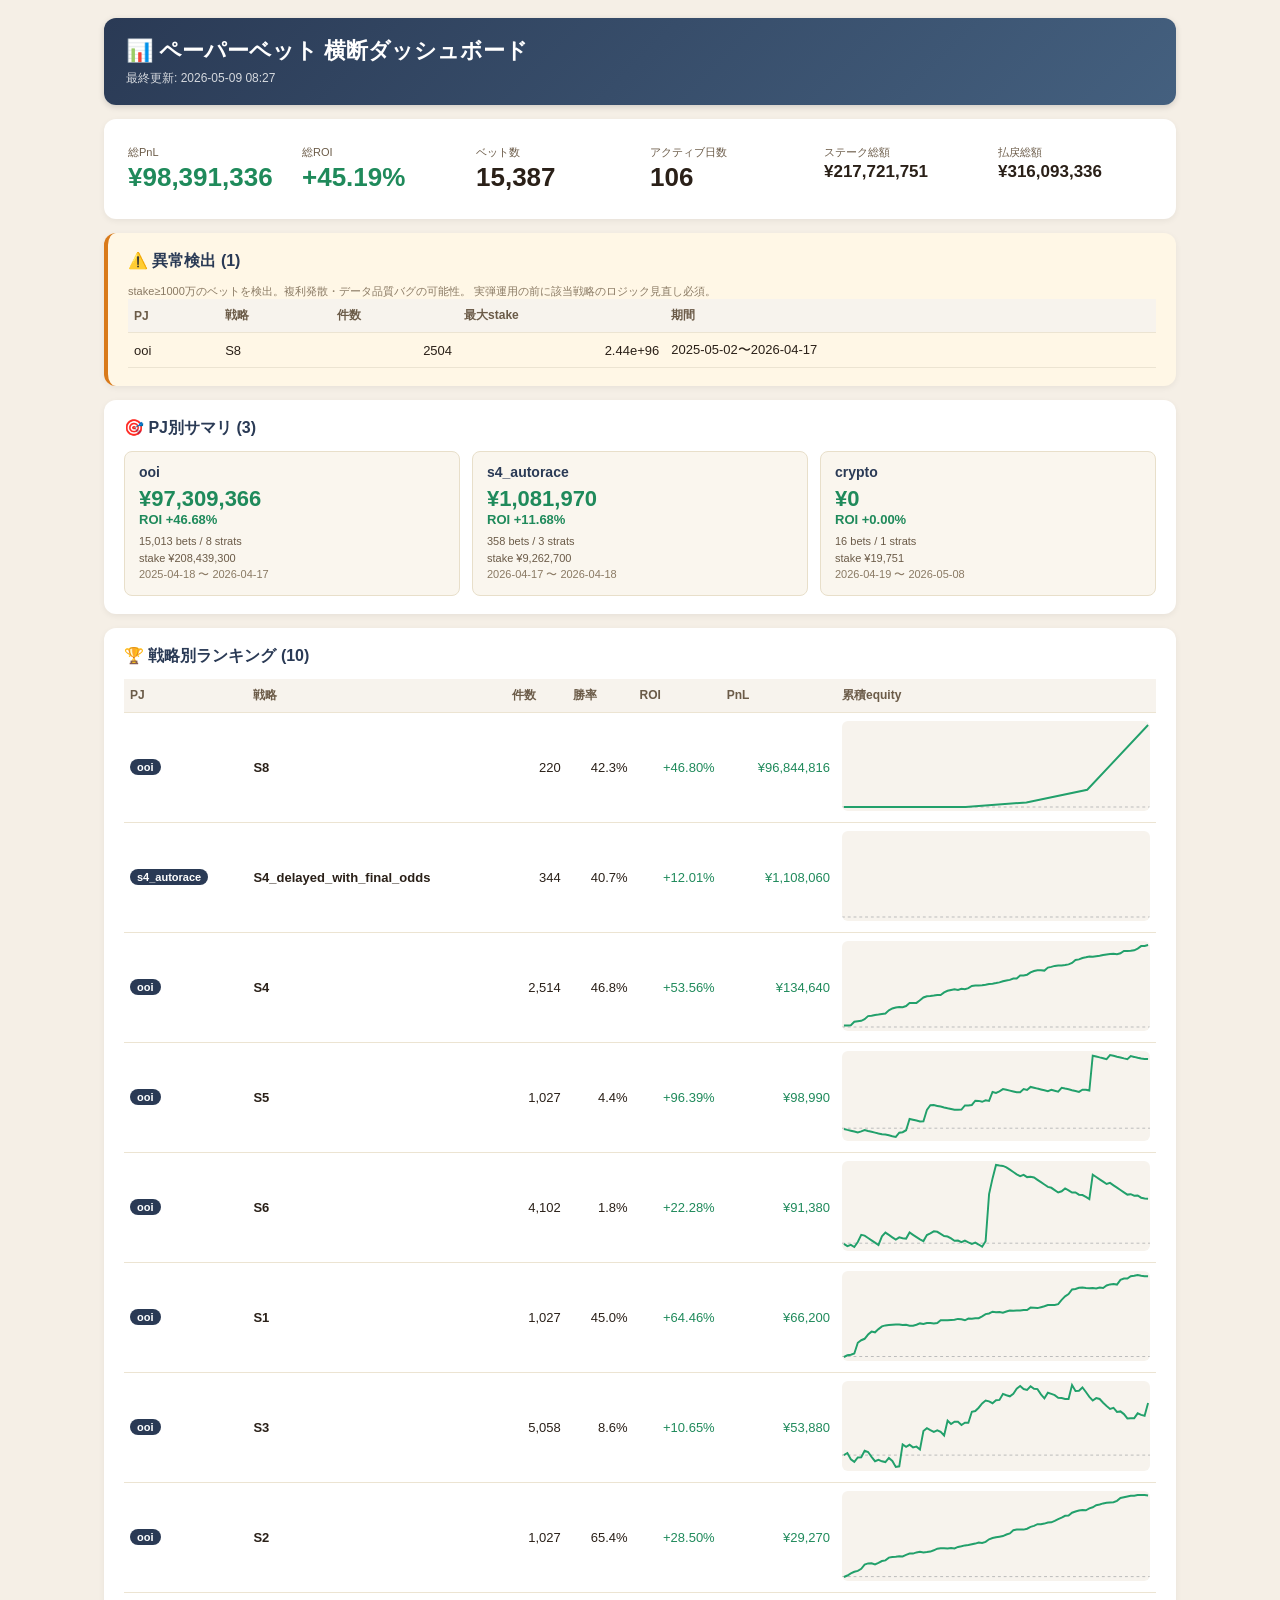
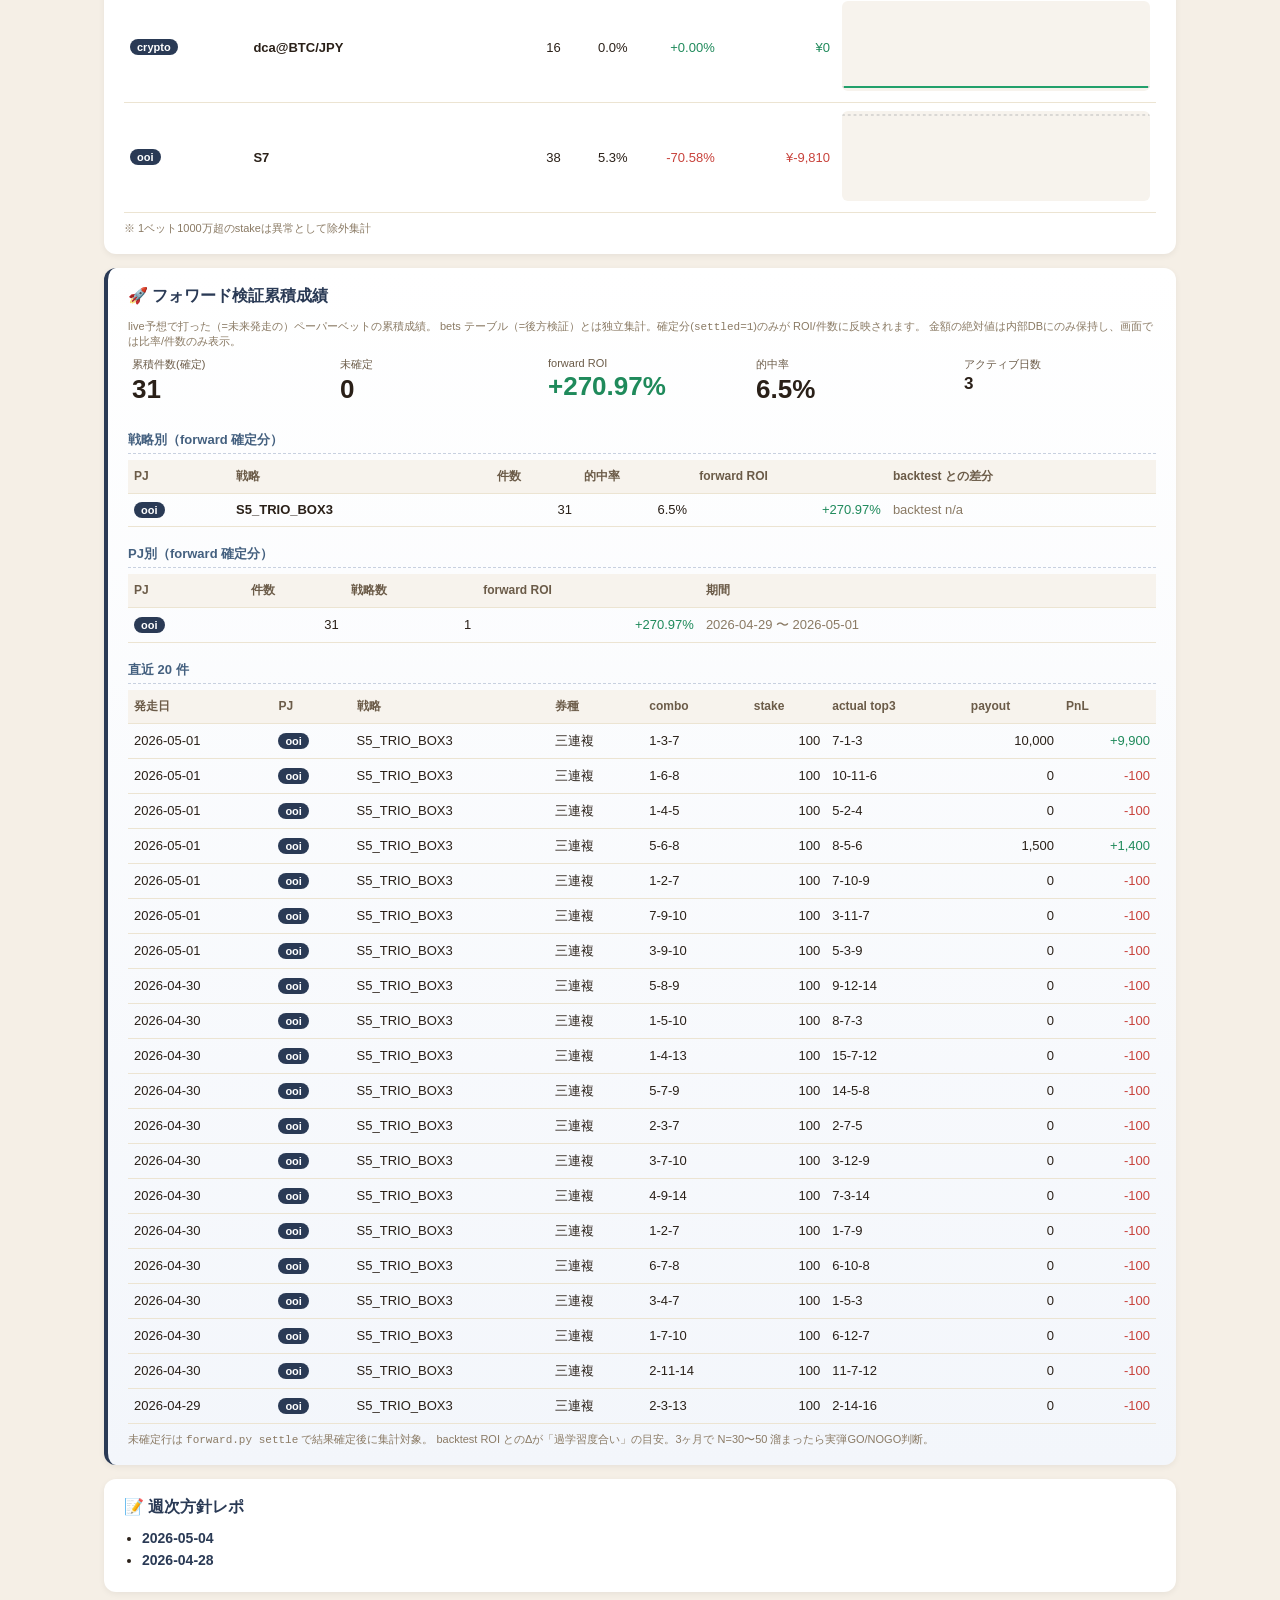
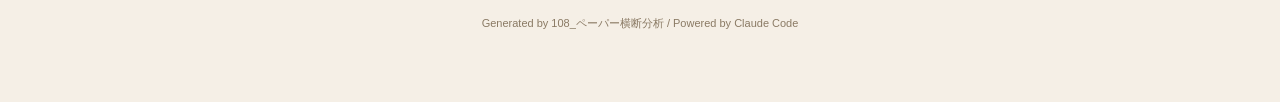
<file: docs/index.html>
<!doctype html>
<html lang="ja">
<head>
<meta charset="utf-8">
<title>ペーパーベット 横断ダッシュボード</title>
<meta name="viewport" content="width=device-width, initial-scale=1">
<meta name="robots" content="noindex">
<link rel="stylesheet" href="style.css">
</head>
<body>
<div class="wrap">
  <header>
    <h1>📊 ペーパーベット 横断ダッシュボード</h1>
    <div class="updated">最終更新: 2026-05-09 08:27</div>
  </header>

  <section class="kpi card">
    <div class="kpi-grid">
      <div class="kpi-cell">
        <div class="label">総PnL</div>
        <div class="big pos">¥98,391,336</div>
      </div>
      <div class="kpi-cell">
        <div class="label">総ROI</div>
        <div class="big pos">+45.19%</div>
      </div>
      <div class="kpi-cell">
        <div class="label">ベット数</div>
        <div class="big">15,387</div>
      </div>
      <div class="kpi-cell">
        <div class="label">アクティブ日数</div>
        <div class="big">106</div>
      </div>
      <div class="kpi-cell">
        <div class="label">ステーク総額</div>
        <div class="num">¥217,721,751</div>
      </div>
      <div class="kpi-cell">
        <div class="label">払戻総額</div>
        <div class="num">¥316,093,336</div>
      </div>
    </div>
  </section>

  
        <section class="card warn">
          <h2>⚠️ 異常検出 (1)</h2>
          <p class="hint">stake≥1000万のベットを検出。複利発散・データ品質バグの可能性。
          実弾運用の前に該当戦略のロジック見直し必須。</p>
          <table>
            <thead><tr><th>PJ</th><th>戦略</th><th>件数</th><th>最大stake</th><th>期間</th></tr></thead>
            <tbody><tr><td>ooi</td><td>S8</td><td class="num">2504</td><td class="num">2.44e+96</td><td>2025-05-02〜2026-04-17</td></tr></tbody>
          </table>
        </section>
        

  <section class="card">
    <h2>🎯 PJ別サマリ (3)</h2>
    <div class="pj-grid">
        <div class="pj-card">
          <h3>ooi</h3>
          <div class="pj-pnl pos">¥97,309,366</div>
          <div class="pj-roi pos">ROI +46.68%</div>
          <div class="pj-meta">
            15,013 bets / 8 strats<br>
            stake ¥208,439,300<br>
            <span class="dim">2025-04-18 〜 2026-04-17</span>
          </div>
        </div>
        
        <div class="pj-card">
          <h3>s4_autorace</h3>
          <div class="pj-pnl pos">¥1,081,970</div>
          <div class="pj-roi pos">ROI +11.68%</div>
          <div class="pj-meta">
            358 bets / 3 strats<br>
            stake ¥9,262,700<br>
            <span class="dim">2026-04-17 〜 2026-04-18</span>
          </div>
        </div>
        
        <div class="pj-card">
          <h3>crypto</h3>
          <div class="pj-pnl pos">¥0</div>
          <div class="pj-roi pos">ROI +0.00%</div>
          <div class="pj-meta">
            16 bets / 1 strats<br>
            stake ¥19,751<br>
            <span class="dim">2026-04-19 〜 2026-05-08</span>
          </div>
        </div>
        </div>
  </section>

  <section class="card">
    <h2>🏆 戦略別ランキング (10)</h2>
    <table>
      <thead><tr>
        <th>PJ</th><th>戦略</th><th>件数</th><th>勝率</th>
        <th>ROI</th><th>PnL</th><th>累積equity</th>
      </tr></thead>
      <tbody>
        <tr>
          <td><span class="pj-tag">ooi</span></td>
          <td><strong>S8</strong></td>
          <td class="num">220</td>
          <td class="num">42.3%</td>
          <td class="num pos">+46.80%</td>
          <td class="num pos">¥96,844,816</td>
          <td class="chart"><svg viewBox="0 0 320 90" preserveAspectRatio="none" style="width:100%; height:90px; background:#f7f3ed; border-radius:6px;"><line x1="0" y1="86.0" x2="320" y2="86.0" stroke="#bbb" stroke-dasharray="3,3" stroke-width="1"/><polyline fill="none" stroke="#22a06b" stroke-width="2" points="2.0,86.0 65.2,86.0 128.4,86.0 191.6,81.4 254.8,68.8 318.0,4.0"/></svg></td>
        </tr>
        
        <tr>
          <td><span class="pj-tag">s4_autorace</span></td>
          <td><strong>S4_delayed_with_final_odds</strong></td>
          <td class="num">344</td>
          <td class="num">40.7%</td>
          <td class="num pos">+12.01%</td>
          <td class="num pos">¥1,108,060</td>
          <td class="chart"><svg viewBox="0 0 320 90" preserveAspectRatio="none" style="width:100%; height:90px; background:#f7f3ed; border-radius:6px;"><line x1="0" y1="86.0" x2="320" y2="86.0" stroke="#bbb" stroke-dasharray="3,3" stroke-width="1"/><polyline fill="none" stroke="#22a06b" stroke-width="2" points="2.0,4.0"/></svg></td>
        </tr>
        
        <tr>
          <td><span class="pj-tag">ooi</span></td>
          <td><strong>S4</strong></td>
          <td class="num">2,514</td>
          <td class="num">46.8%</td>
          <td class="num pos">+53.56%</td>
          <td class="num pos">¥134,640</td>
          <td class="chart"><svg viewBox="0 0 320 90" preserveAspectRatio="none" style="width:100%; height:90px; background:#f7f3ed; border-radius:6px;"><line x1="0" y1="86.0" x2="320" y2="86.0" stroke="#bbb" stroke-dasharray="3,3" stroke-width="1"/><polyline fill="none" stroke="#22a06b" stroke-width="2" points="2.0,84.5 5.6,84.5 9.2,84.3 12.8,80.8 16.4,80.2 20.0,79.8 23.5,78.2 27.1,75.1 30.7,74.7 34.3,73.9 37.9,73.6 41.5,73.0 45.1,72.5 48.7,69.3 52.3,67.4 55.9,66.6 59.5,65.9 63.0,66.2 66.6,65.0 70.2,62.0 73.8,61.9 77.4,61.9 81.0,59.2 84.6,56.5 88.2,55.2 91.8,54.9 95.4,54.5 99.0,53.9 102.5,54.1 106.1,51.4 109.7,49.8 113.3,49.0 116.9,48.3 120.5,48.9 124.1,47.8 127.7,48.2 131.3,47.1 134.9,44.9 138.5,44.6 142.0,44.5 145.6,44.3 149.2,43.7 152.8,42.9 156.4,42.7 160.0,42.1 163.6,41.4 167.2,40.2 170.8,39.4 174.4,38.9 178.0,37.5 181.5,37.5 185.1,34.5 188.7,34.5 192.3,33.7 195.9,31.4 199.5,30.0 203.1,29.3 206.7,29.2 210.3,29.6 213.9,26.6 217.5,25.9 221.0,24.9 224.6,24.4 228.2,24.5 231.8,24.1 235.4,23.4 239.0,22.0 242.6,19.0 246.2,18.4 249.8,17.0 253.4,16.3 257.0,15.5 260.5,15.8 264.1,15.3 267.7,14.8 271.3,14.0 274.9,13.4 278.5,13.0 282.1,12.8 285.7,13.2 289.3,12.3 292.9,10.0 296.5,10.1 300.0,9.8 303.6,9.3 307.2,7.6 310.8,5.1 314.4,5.0 318.0,4.0"/></svg></td>
        </tr>
        
        <tr>
          <td><span class="pj-tag">ooi</span></td>
          <td><strong>S5</strong></td>
          <td class="num">1,027</td>
          <td class="num">4.4%</td>
          <td class="num pos">+96.39%</td>
          <td class="num pos">¥98,990</td>
          <td class="chart"><svg viewBox="0 0 320 90" preserveAspectRatio="none" style="width:100%; height:90px; background:#f7f3ed; border-radius:6px;"><line x1="0" y1="77.2" x2="320" y2="77.2" stroke="#bbb" stroke-dasharray="3,3" stroke-width="1"/><polyline fill="none" stroke="#22a06b" stroke-width="2" points="2.0,78.0 5.6,78.9 9.2,79.7 12.8,80.5 16.4,81.4 20.0,80.4 23.5,79.1 27.1,80.0 30.7,80.8 34.3,81.6 37.9,82.5 41.5,83.3 45.1,83.5 48.7,84.3 52.3,85.2 55.9,86.0 59.5,81.7 63.0,81.2 66.6,79.2 70.2,67.9 73.8,68.7 77.4,69.5 81.0,70.4 84.6,70.2 88.2,58.9 91.8,54.2 95.4,54.1 99.0,54.9 102.5,55.6 106.1,56.5 109.7,57.3 113.3,58.0 116.9,58.8 120.5,58.8 124.1,58.6 127.7,54.4 131.3,54.4 134.9,54.0 138.5,49.7 142.0,49.9 145.6,50.8 149.2,49.3 152.8,49.9 156.4,41.0 160.0,41.9 163.6,40.3 167.2,38.1 170.8,38.8 174.4,39.6 178.0,40.5 181.5,41.3 185.1,41.3 188.7,38.1 192.3,39.0 195.9,35.9 199.5,36.7 203.1,37.6 206.7,38.4 210.3,39.2 213.9,40.1 217.5,38.9 221.0,39.7 224.6,40.6 228.2,36.8 231.8,37.6 235.4,38.3 239.0,39.2 242.6,40.0 246.2,40.9 249.8,38.7 253.4,38.8 257.0,39.6 260.5,4.7 264.1,5.5 267.7,6.4 271.3,7.2 274.9,8.1 278.5,4.0 282.1,4.8 285.7,5.7 289.3,6.5 292.9,7.4 296.5,8.2 300.0,5.1 303.6,5.9 307.2,6.8 310.8,7.6 314.4,7.9 318.0,8.0"/></svg></td>
        </tr>
        
        <tr>
          <td><span class="pj-tag">ooi</span></td>
          <td><strong>S6</strong></td>
          <td class="num">4,102</td>
          <td class="num">1.8%</td>
          <td class="num pos">+22.28%</td>
          <td class="num pos">¥91,380</td>
          <td class="chart"><svg viewBox="0 0 320 90" preserveAspectRatio="none" style="width:100%; height:90px; background:#f7f3ed; border-radius:6px;"><line x1="0" y1="82.2" x2="320" y2="82.2" stroke="#bbb" stroke-dasharray="3,3" stroke-width="1"/><polyline fill="none" stroke="#22a06b" stroke-width="2" points="2.0,82.8 5.6,85.1 9.2,83.8 12.8,86.0 16.4,81.0 20.0,73.8 23.5,74.6 27.1,77.0 30.7,79.3 34.3,81.7 37.9,84.0 41.5,75.3 45.1,71.6 48.7,73.9 52.3,76.3 55.9,78.6 59.5,76.3 63.0,77.2 66.6,77.6 70.2,71.4 73.8,73.8 77.4,76.1 81.0,78.4 84.6,80.1 88.2,74.0 91.8,72.4 95.4,70.3 99.0,70.8 102.5,72.8 106.1,75.1 109.7,75.5 113.3,77.4 116.9,79.8 120.5,79.6 124.1,81.2 127.7,79.6 131.3,81.4 134.9,82.9 138.5,81.6 142.0,83.5 145.6,85.7 149.2,80.2 152.8,33.1 156.4,17.4 160.0,4.0 163.6,4.6 167.2,4.9 170.8,6.3 174.4,8.7 178.0,11.0 181.5,13.3 185.1,15.1 188.7,13.8 192.3,16.1 195.9,15.7 199.5,16.5 203.1,18.9 206.7,21.2 210.3,23.5 213.9,25.9 217.5,26.8 221.0,29.1 224.6,31.5 228.2,30.3 231.8,27.4 235.4,29.3 239.0,31.6 242.6,31.4 246.2,33.7 249.8,34.0 253.4,35.8 257.0,38.1 260.5,13.7 264.1,16.0 267.7,18.3 271.3,20.7 274.9,23.0 278.5,21.9 282.1,24.3 285.7,26.6 289.3,29.0 292.9,31.3 296.5,33.6 300.0,33.2 303.6,34.7 307.2,34.4 310.8,36.7 314.4,37.5 318.0,37.7"/></svg></td>
        </tr>
        
        <tr>
          <td><span class="pj-tag">ooi</span></td>
          <td><strong>S1</strong></td>
          <td class="num">1,027</td>
          <td class="num">45.0%</td>
          <td class="num pos">+64.46%</td>
          <td class="num pos">¥66,200</td>
          <td class="chart"><svg viewBox="0 0 320 90" preserveAspectRatio="none" style="width:100%; height:90px; background:#f7f3ed; border-radius:6px;"><line x1="0" y1="85.5" x2="320" y2="85.5" stroke="#bbb" stroke-dasharray="3,3" stroke-width="1"/><polyline fill="none" stroke="#22a06b" stroke-width="2" points="2.0,86.0 5.6,84.3 9.2,83.7 12.8,82.5 16.4,71.8 20.0,69.2 23.5,67.8 27.1,63.5 30.7,60.6 34.3,61.3 37.9,58.1 41.5,55.4 45.1,54.4 48.7,54.0 52.3,53.7 55.9,53.5 59.5,53.6 63.0,54.1 66.6,53.7 70.2,54.7 73.8,54.8 77.4,53.8 81.0,52.4 84.6,52.9 88.2,52.0 91.8,52.1 95.4,52.6 99.0,52.1 102.5,49.2 106.1,49.3 109.7,49.2 113.3,48.9 116.9,48.8 120.5,47.9 124.1,48.3 127.7,49.3 131.3,47.5 134.9,47.8 138.5,47.3 142.0,47.2 145.6,45.4 149.2,43.1 152.8,42.5 156.4,40.7 160.0,41.3 163.6,41.0 167.2,41.8 170.8,40.5 174.4,39.6 178.0,39.7 181.5,39.6 185.1,39.6 188.7,38.9 192.3,39.1 195.9,36.6 199.5,36.7 203.1,37.1 206.7,36.2 210.3,35.3 213.9,34.1 217.5,33.9 221.0,34.0 224.6,33.2 228.2,28.9 231.8,25.3 235.4,23.1 239.0,18.4 242.6,17.9 246.2,16.7 249.8,16.4 253.4,17.0 257.0,17.2 260.5,16.9 264.1,17.4 267.7,16.6 271.3,17.0 274.9,14.5 278.5,13.4 282.1,13.1 285.7,13.6 289.3,8.9 292.9,7.6 296.5,7.6 300.0,5.2 303.6,4.8 307.2,4.0 310.8,4.8 314.4,5.2 318.0,5.3"/></svg></td>
        </tr>
        
        <tr>
          <td><span class="pj-tag">ooi</span></td>
          <td><strong>S3</strong></td>
          <td class="num">5,058</td>
          <td class="num">8.6%</td>
          <td class="num pos">+10.65%</td>
          <td class="num pos">¥53,880</td>
          <td class="chart"><svg viewBox="0 0 320 90" preserveAspectRatio="none" style="width:100%; height:90px; background:#f7f3ed; border-radius:6px;"><line x1="0" y1="74.1" x2="320" y2="74.1" stroke="#bbb" stroke-dasharray="3,3" stroke-width="1"/><polyline fill="none" stroke="#22a06b" stroke-width="2" points="2.0,74.1 5.6,72.0 9.2,78.2 12.8,80.9 16.4,76.4 20.0,76.2 23.5,69.7 27.1,71.0 30.7,75.9 34.3,80.2 37.9,78.8 41.5,80.3 45.1,81.1 48.7,76.9 52.3,79.9 55.9,86.0 59.5,85.3 63.0,63.4 66.6,65.8 70.2,63.8 73.8,66.4 77.4,65.6 81.0,68.5 84.6,50.0 88.2,47.1 91.8,49.1 95.4,50.8 99.0,49.3 102.5,50.8 106.1,54.5 109.7,39.7 113.3,43.1 116.9,40.7 120.5,40.8 124.1,44.0 127.7,41.7 131.3,41.7 134.9,30.8 138.5,30.0 142.0,26.7 145.6,22.4 149.2,19.5 152.8,20.4 156.4,22.2 160.0,19.3 163.6,18.9 167.2,12.9 170.8,14.3 174.4,15.3 178.0,12.7 181.5,7.6 185.1,5.0 188.7,8.0 192.3,8.9 195.9,5.2 199.5,7.8 203.1,8.1 206.7,13.4 210.3,17.4 213.9,11.8 217.5,12.9 221.0,14.1 224.6,16.8 228.2,17.1 231.8,18.0 235.4,18.0 239.0,4.0 242.6,9.9 246.2,9.7 249.8,6.4 253.4,11.0 257.0,15.9 260.5,19.5 264.1,17.1 267.7,18.0 271.3,21.8 274.9,25.0 278.5,28.0 282.1,26.9 285.7,31.0 289.3,30.4 292.9,33.1 296.5,37.5 300.0,37.3 303.6,37.2 307.2,32.3 310.8,33.9 314.4,34.7 318.0,22.1"/></svg></td>
        </tr>
        
        <tr>
          <td><span class="pj-tag">ooi</span></td>
          <td><strong>S2</strong></td>
          <td class="num">1,027</td>
          <td class="num">65.4%</td>
          <td class="num pos">+28.50%</td>
          <td class="num pos">¥29,270</td>
          <td class="chart"><svg viewBox="0 0 320 90" preserveAspectRatio="none" style="width:100%; height:90px; background:#f7f3ed; border-radius:6px;"><line x1="0" y1="85.6" x2="320" y2="85.6" stroke="#bbb" stroke-dasharray="3,3" stroke-width="1"/><polyline fill="none" stroke="#22a06b" stroke-width="2" points="2.0,86.0 5.6,84.5 9.2,82.4 12.8,80.8 16.4,79.9 20.0,77.8 23.5,73.5 27.1,72.4 30.7,72.2 34.3,73.5 37.9,71.8 41.5,70.0 45.1,69.4 48.7,66.6 52.3,66.0 55.9,65.7 59.5,65.3 63.0,65.5 66.6,63.9 70.2,62.6 73.8,62.6 77.4,61.4 81.0,60.7 84.6,61.4 88.2,61.1 91.8,60.6 95.4,59.3 99.0,57.7 102.5,57.3 106.1,57.3 109.7,57.4 113.3,57.1 116.9,57.4 120.5,55.9 124.1,55.3 127.7,54.4 131.3,54.0 134.9,53.3 138.5,52.6 142.0,51.5 145.6,52.0 149.2,50.9 152.8,48.3 156.4,47.0 160.0,46.3 163.6,45.7 167.2,45.1 170.8,43.5 174.4,42.4 178.0,39.2 181.5,38.6 185.1,38.6 188.7,38.6 192.3,37.7 195.9,35.9 199.5,34.9 203.1,33.2 206.7,33.3 210.3,32.6 213.9,31.6 217.5,31.3 221.0,29.8 224.6,28.1 228.2,26.6 231.8,24.8 235.4,24.5 239.0,21.7 242.6,20.5 246.2,19.6 249.8,19.0 253.4,19.3 257.0,17.4 260.5,16.3 264.1,14.2 267.7,13.5 271.3,12.4 274.9,11.7 278.5,11.4 282.1,11.2 285.7,9.9 289.3,7.0 292.9,6.2 296.5,5.5 300.0,4.8 303.6,4.7 307.2,4.1 310.8,4.0 314.4,4.1 318.0,4.4"/></svg></td>
        </tr>
        
        <tr>
          <td><span class="pj-tag">crypto</span></td>
          <td><strong>dca@BTC/JPY</strong></td>
          <td class="num">16</td>
          <td class="num">0.0%</td>
          <td class="num pos">+0.00%</td>
          <td class="num pos">¥0</td>
          <td class="chart"><svg viewBox="0 0 320 90" preserveAspectRatio="none" style="width:100%; height:90px; background:#f7f3ed; border-radius:6px;"><line x1="0" y1="86.0" x2="320" y2="86.0" stroke="#bbb" stroke-dasharray="3,3" stroke-width="1"/><polyline fill="none" stroke="#22a06b" stroke-width="2" points="2.0,86.0 23.1,86.0 44.1,86.0 65.2,86.0 86.3,86.0 107.3,86.0 128.4,86.0 149.5,86.0 170.5,86.0 191.6,86.0 212.7,86.0 233.7,86.0 254.8,86.0 275.9,86.0 296.9,86.0 318.0,86.0"/></svg></td>
        </tr>
        
        <tr>
          <td><span class="pj-tag">ooi</span></td>
          <td><strong>S7</strong></td>
          <td class="num">38</td>
          <td class="num">5.3%</td>
          <td class="num neg">-70.58%</td>
          <td class="num neg">¥-9,810</td>
          <td class="chart"><svg viewBox="0 0 320 90" preserveAspectRatio="none" style="width:100%; height:90px; background:#f7f3ed; border-radius:6px;"><line x1="0" y1="4.0" x2="320" y2="4.0" stroke="#bbb" stroke-dasharray="3,3" stroke-width="1"/><polyline fill="none" stroke="#d9534f" stroke-width="2" points="2.0,86.0"/></svg></td>
        </tr>
        </tbody>
    </table>
    <p class="hint">※ 1ベット1000万超のstakeは異常として除外集計</p>
  </section>

  
    <section class="card forward">
      <h2>🚀 フォワード検証累積成績</h2>
      <p class="hint">live予想で打った（=未来発走の）ペーパーベットの累積成績。
      bets テーブル（=後方検証）とは独立集計。確定分(<code>settled=1</code>)のみが ROI/件数に反映されます。
      金額の絶対値は内部DBにのみ保持し、画面では比率/件数のみ表示。</p>
      
    <div class="kpi-grid">
      <div class="kpi-cell">
        <div class="label">累積件数(確定)</div>
        <div class="big">31</div>
      </div>
      <div class="kpi-cell">
        <div class="label">未確定</div>
        <div class="big">0</div>
      </div>
      <div class="kpi-cell">
        <div class="label">forward ROI</div>
        <div class="big pos">+270.97%</div>
      </div>
      <div class="kpi-cell">
        <div class="label">的中率</div>
        <div class="big">6.5%</div>
      </div>
      <div class="kpi-cell">
        <div class="label">アクティブ日数</div>
        <div class="num">3</div>
      </div>
    </div>
    
      
        <h3 class="sub">戦略別（forward 確定分）</h3>
        <table>
          <thead><tr>
            <th>PJ</th><th>戦略</th><th>件数</th><th>的中率</th>
            <th>forward ROI</th><th>backtest との差分</th>
          </tr></thead>
          <tbody>
        <tr>
          <td><span class="pj-tag">ooi</span></td>
          <td><strong>S5_TRIO_BOX3</strong></td>
          <td class="num">31</td>
          <td class="num">6.5%</td>
          <td class="num pos">+270.97%</td>
          <td><span class="dim">backtest n/a</span></td>
        </tr>
        </tbody>
        </table>
        
      
        <h3 class="sub">PJ別（forward 確定分）</h3>
        <table>
          <thead><tr>
            <th>PJ</th><th>件数</th><th>戦略数</th><th>forward ROI</th><th>期間</th>
          </tr></thead>
          <tbody>
        <tr>
          <td><span class="pj-tag">ooi</span></td>
          <td class="num">31</td>
          <td class="num">1</td>
          <td class="num pos">+270.97%</td>
          <td><span class="dim">2026-04-29 〜 2026-05-01</span></td>
        </tr>
        </tbody>
        </table>
        
      
    <h3 class="sub">直近 20 件</h3>
    <table>
      <thead><tr>
        <th>発走日</th><th>PJ</th><th>戦略</th><th>券種</th><th>combo</th>
        <th>stake</th><th>actual top3</th><th>payout</th><th>PnL</th>
      </tr></thead>
      <tbody>
        <tr class="">
          <td>2026-05-01</td>
          <td><span class="pj-tag">ooi</span></td>
          <td>S5_TRIO_BOX3</td>
          <td>三連複</td>
          <td>1-3-7</td>
          <td class="num">100</td>
          <td>7-1-3</td>
          <td class="num">10,000</td>
          <td class="num"><span class="pos">+9,900</span></td>
        </tr>
        
        <tr class="">
          <td>2026-05-01</td>
          <td><span class="pj-tag">ooi</span></td>
          <td>S5_TRIO_BOX3</td>
          <td>三連複</td>
          <td>1-6-8</td>
          <td class="num">100</td>
          <td>10-11-6</td>
          <td class="num">0</td>
          <td class="num"><span class="neg">-100</span></td>
        </tr>
        
        <tr class="">
          <td>2026-05-01</td>
          <td><span class="pj-tag">ooi</span></td>
          <td>S5_TRIO_BOX3</td>
          <td>三連複</td>
          <td>1-4-5</td>
          <td class="num">100</td>
          <td>5-2-4</td>
          <td class="num">0</td>
          <td class="num"><span class="neg">-100</span></td>
        </tr>
        
        <tr class="">
          <td>2026-05-01</td>
          <td><span class="pj-tag">ooi</span></td>
          <td>S5_TRIO_BOX3</td>
          <td>三連複</td>
          <td>5-6-8</td>
          <td class="num">100</td>
          <td>8-5-6</td>
          <td class="num">1,500</td>
          <td class="num"><span class="pos">+1,400</span></td>
        </tr>
        
        <tr class="">
          <td>2026-05-01</td>
          <td><span class="pj-tag">ooi</span></td>
          <td>S5_TRIO_BOX3</td>
          <td>三連複</td>
          <td>1-2-7</td>
          <td class="num">100</td>
          <td>7-10-9</td>
          <td class="num">0</td>
          <td class="num"><span class="neg">-100</span></td>
        </tr>
        
        <tr class="">
          <td>2026-05-01</td>
          <td><span class="pj-tag">ooi</span></td>
          <td>S5_TRIO_BOX3</td>
          <td>三連複</td>
          <td>7-9-10</td>
          <td class="num">100</td>
          <td>3-11-7</td>
          <td class="num">0</td>
          <td class="num"><span class="neg">-100</span></td>
        </tr>
        
        <tr class="">
          <td>2026-05-01</td>
          <td><span class="pj-tag">ooi</span></td>
          <td>S5_TRIO_BOX3</td>
          <td>三連複</td>
          <td>3-9-10</td>
          <td class="num">100</td>
          <td>5-3-9</td>
          <td class="num">0</td>
          <td class="num"><span class="neg">-100</span></td>
        </tr>
        
        <tr class="">
          <td>2026-04-30</td>
          <td><span class="pj-tag">ooi</span></td>
          <td>S5_TRIO_BOX3</td>
          <td>三連複</td>
          <td>5-8-9</td>
          <td class="num">100</td>
          <td>9-12-14</td>
          <td class="num">0</td>
          <td class="num"><span class="neg">-100</span></td>
        </tr>
        
        <tr class="">
          <td>2026-04-30</td>
          <td><span class="pj-tag">ooi</span></td>
          <td>S5_TRIO_BOX3</td>
          <td>三連複</td>
          <td>1-5-10</td>
          <td class="num">100</td>
          <td>8-7-3</td>
          <td class="num">0</td>
          <td class="num"><span class="neg">-100</span></td>
        </tr>
        
        <tr class="">
          <td>2026-04-30</td>
          <td><span class="pj-tag">ooi</span></td>
          <td>S5_TRIO_BOX3</td>
          <td>三連複</td>
          <td>1-4-13</td>
          <td class="num">100</td>
          <td>15-7-12</td>
          <td class="num">0</td>
          <td class="num"><span class="neg">-100</span></td>
        </tr>
        
        <tr class="">
          <td>2026-04-30</td>
          <td><span class="pj-tag">ooi</span></td>
          <td>S5_TRIO_BOX3</td>
          <td>三連複</td>
          <td>5-7-9</td>
          <td class="num">100</td>
          <td>14-5-8</td>
          <td class="num">0</td>
          <td class="num"><span class="neg">-100</span></td>
        </tr>
        
        <tr class="">
          <td>2026-04-30</td>
          <td><span class="pj-tag">ooi</span></td>
          <td>S5_TRIO_BOX3</td>
          <td>三連複</td>
          <td>2-3-7</td>
          <td class="num">100</td>
          <td>2-7-5</td>
          <td class="num">0</td>
          <td class="num"><span class="neg">-100</span></td>
        </tr>
        
        <tr class="">
          <td>2026-04-30</td>
          <td><span class="pj-tag">ooi</span></td>
          <td>S5_TRIO_BOX3</td>
          <td>三連複</td>
          <td>3-7-10</td>
          <td class="num">100</td>
          <td>3-12-9</td>
          <td class="num">0</td>
          <td class="num"><span class="neg">-100</span></td>
        </tr>
        
        <tr class="">
          <td>2026-04-30</td>
          <td><span class="pj-tag">ooi</span></td>
          <td>S5_TRIO_BOX3</td>
          <td>三連複</td>
          <td>4-9-14</td>
          <td class="num">100</td>
          <td>7-3-14</td>
          <td class="num">0</td>
          <td class="num"><span class="neg">-100</span></td>
        </tr>
        
        <tr class="">
          <td>2026-04-30</td>
          <td><span class="pj-tag">ooi</span></td>
          <td>S5_TRIO_BOX3</td>
          <td>三連複</td>
          <td>1-2-7</td>
          <td class="num">100</td>
          <td>1-7-9</td>
          <td class="num">0</td>
          <td class="num"><span class="neg">-100</span></td>
        </tr>
        
        <tr class="">
          <td>2026-04-30</td>
          <td><span class="pj-tag">ooi</span></td>
          <td>S5_TRIO_BOX3</td>
          <td>三連複</td>
          <td>6-7-8</td>
          <td class="num">100</td>
          <td>6-10-8</td>
          <td class="num">0</td>
          <td class="num"><span class="neg">-100</span></td>
        </tr>
        
        <tr class="">
          <td>2026-04-30</td>
          <td><span class="pj-tag">ooi</span></td>
          <td>S5_TRIO_BOX3</td>
          <td>三連複</td>
          <td>3-4-7</td>
          <td class="num">100</td>
          <td>1-5-3</td>
          <td class="num">0</td>
          <td class="num"><span class="neg">-100</span></td>
        </tr>
        
        <tr class="">
          <td>2026-04-30</td>
          <td><span class="pj-tag">ooi</span></td>
          <td>S5_TRIO_BOX3</td>
          <td>三連複</td>
          <td>1-7-10</td>
          <td class="num">100</td>
          <td>6-12-7</td>
          <td class="num">0</td>
          <td class="num"><span class="neg">-100</span></td>
        </tr>
        
        <tr class="">
          <td>2026-04-30</td>
          <td><span class="pj-tag">ooi</span></td>
          <td>S5_TRIO_BOX3</td>
          <td>三連複</td>
          <td>2-11-14</td>
          <td class="num">100</td>
          <td>11-7-12</td>
          <td class="num">0</td>
          <td class="num"><span class="neg">-100</span></td>
        </tr>
        
        <tr class="">
          <td>2026-04-29</td>
          <td><span class="pj-tag">ooi</span></td>
          <td>S5_TRIO_BOX3</td>
          <td>三連複</td>
          <td>2-3-13</td>
          <td class="num">100</td>
          <td>2-14-16</td>
          <td class="num">0</td>
          <td class="num"><span class="neg">-100</span></td>
        </tr>
        </tbody>
    </table>
    <p class="hint">未確定行は <code>forward.py settle</code> で結果確定後に集計対象。
    backtest ROI とのΔが「過学習度合い」の目安。3ヶ月で N=30〜50 溜まったら実弾GO/NOGO判断。</p>
    
    </section>
    

  
        <section class="card">
          <h2>📝 週次方針レポ</h2>
          <ul class="reports"><li><a href="reports/2026-05-04.html">2026-05-04</a></li><li><a href="reports/2026-04-28.html">2026-04-28</a></li></ul>
        </section>
        

  <footer>
    <p>Generated by 108_ペーパー横断分析 / Powered by Claude Code</p>
  </footer>
</div>
</body>
</html>
</file>
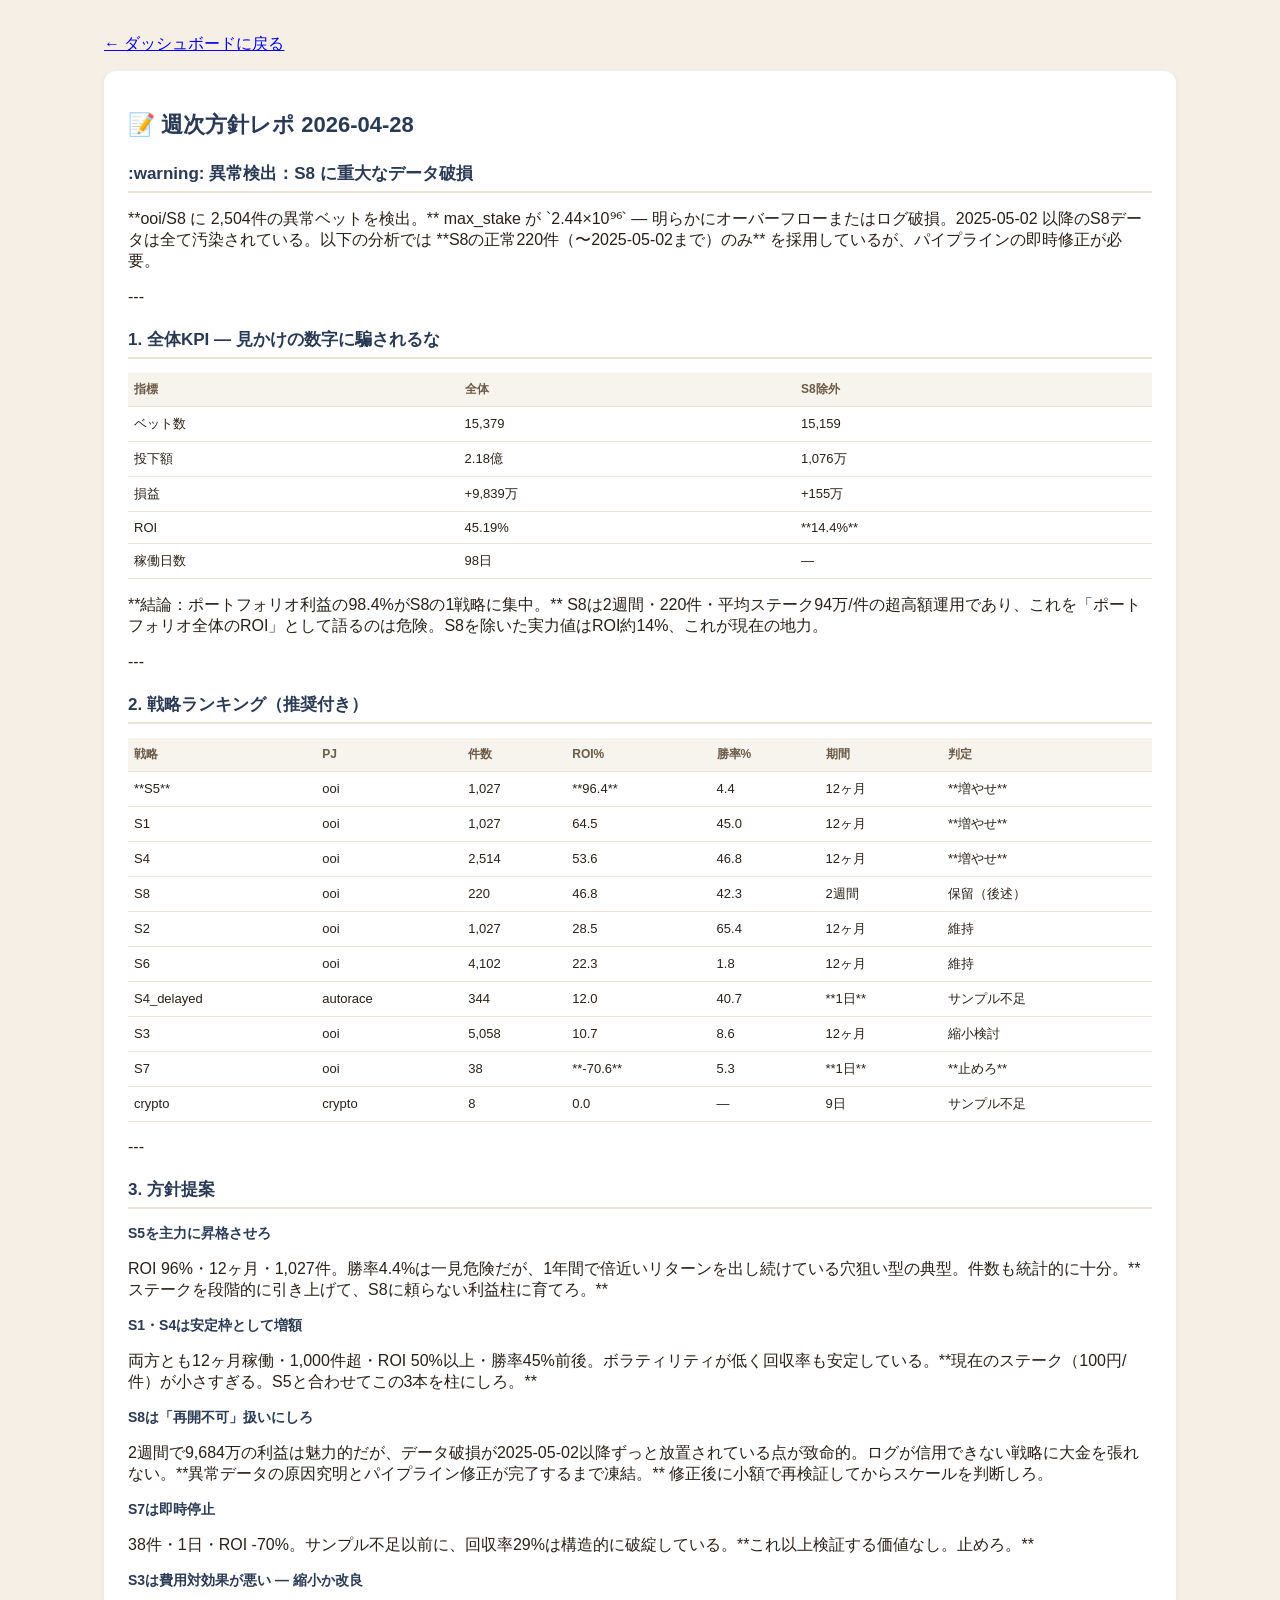
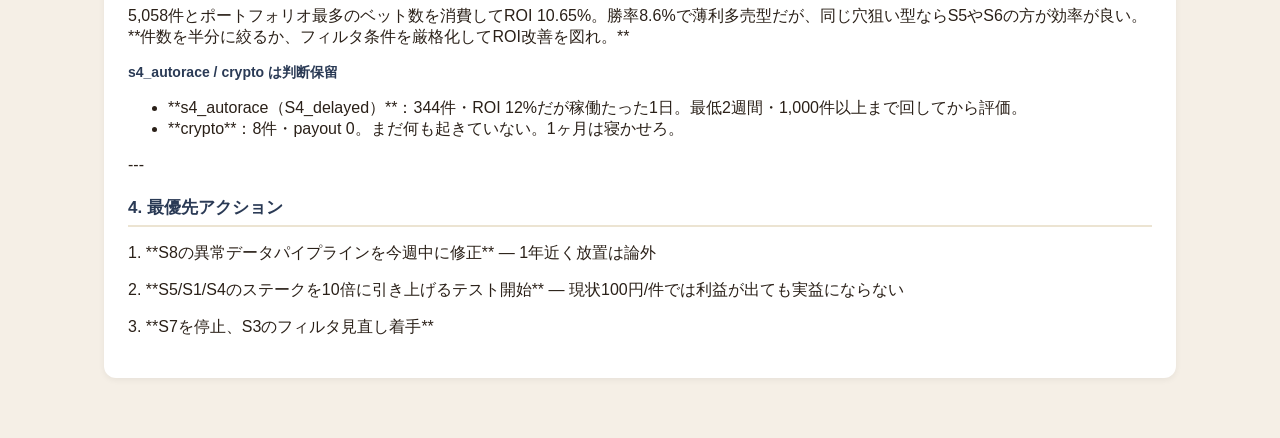
<file: docs/reports/2026-04-28.html>
<!doctype html>
<html lang="ja"><head>
<meta charset="utf-8"><meta name="viewport" content="width=device-width, initial-scale=1">
<meta name="robots" content="noindex">
<title>週次方針レポ 2026-04-28</title>
<link rel="stylesheet" href="../style.css">
<style>
.report { background:#fff; padding:24px; border-radius:12px;
  box-shadow:0 2px 6px rgba(0,0,0,0.06); }
.report h1, .report h2, .report h3 { color: #2a3a55; }
.report h1 { font-size: 22px; }
.report h2 { font-size: 17px; margin-top: 22px; padding-bottom: 6px; border-bottom: 2px solid #ece4d2;}
.report h3 { font-size: 14px; margin-top: 16px; }
.report table { font-size: 13px; }
.report code { background: #f7f3ed; padding: 1px 5px; border-radius: 3px; }
</style>
</head>
<body><div class="wrap">
<p><a href="../">← ダッシュボードに戻る</a></p>
<div class="report">
<h1>📝 週次方針レポ 2026-04-28</h1>
<h2>:warning: 異常検出：S8 に重大なデータ破損</h2>

<p>**ooi/S8 に 2,504件の異常ベットを検出。** max_stake が `2.44×10⁹⁶` — 明らかにオーバーフローまたはログ破損。2025-05-02 以降のS8データは全て汚染されている。以下の分析では **S8の正常220件（〜2025-05-02まで）のみ** を採用しているが、パイプラインの即時修正が必要。</p>

<p>---</p>

<h2>1. 全体KPI — 見かけの数字に騙されるな</h2>

<table>
<tr><th>指標</th><th>全体</th><th>S8除外</th></tr>
<tr><td>ベット数</td><td>15,379</td><td>15,159</td></tr>
<tr><td>投下額</td><td>2.18億</td><td>1,076万</td></tr>
<tr><td>損益</td><td>+9,839万</td><td>+155万</td></tr>
<tr><td>ROI</td><td>45.19%</td><td>**14.4%**</td></tr>
<tr><td>稼働日数</td><td>98日</td><td>—</td></tr>
</table>

<p>**結論：ポートフォリオ利益の98.4%がS8の1戦略に集中。** S8は2週間・220件・平均ステーク94万/件の超高額運用であり、これを「ポートフォリオ全体のROI」として語るのは危険。S8を除いた実力値はROI約14%、これが現在の地力。</p>

<p>---</p>

<h2>2. 戦略ランキング（推奨付き）</h2>

<table>
<tr><th>戦略</th><th>PJ</th><th>件数</th><th>ROI%</th><th>勝率%</th><th>期間</th><th>判定</th></tr>
<tr><td>**S5**</td><td>ooi</td><td>1,027</td><td>**96.4**</td><td>4.4</td><td>12ヶ月</td><td>**増やせ**</td></tr>
<tr><td>S1</td><td>ooi</td><td>1,027</td><td>64.5</td><td>45.0</td><td>12ヶ月</td><td>**増やせ**</td></tr>
<tr><td>S4</td><td>ooi</td><td>2,514</td><td>53.6</td><td>46.8</td><td>12ヶ月</td><td>**増やせ**</td></tr>
<tr><td>S8</td><td>ooi</td><td>220</td><td>46.8</td><td>42.3</td><td>2週間</td><td>保留（後述）</td></tr>
<tr><td>S2</td><td>ooi</td><td>1,027</td><td>28.5</td><td>65.4</td><td>12ヶ月</td><td>維持</td></tr>
<tr><td>S6</td><td>ooi</td><td>4,102</td><td>22.3</td><td>1.8</td><td>12ヶ月</td><td>維持</td></tr>
<tr><td>S4_delayed</td><td>autorace</td><td>344</td><td>12.0</td><td>40.7</td><td>**1日**</td><td>サンプル不足</td></tr>
<tr><td>S3</td><td>ooi</td><td>5,058</td><td>10.7</td><td>8.6</td><td>12ヶ月</td><td>縮小検討</td></tr>
<tr><td>S7</td><td>ooi</td><td>38</td><td>**-70.6**</td><td>5.3</td><td>**1日**</td><td>**止めろ**</td></tr>
<tr><td>crypto</td><td>crypto</td><td>8</td><td>0.0</td><td>—</td><td>9日</td><td>サンプル不足</td></tr>
</table>

<p>---</p>

<h2>3. 方針提案</h2>

<h3>S5を主力に昇格させろ</h3>
<p>ROI 96%・12ヶ月・1,027件。勝率4.4%は一見危険だが、1年間で倍近いリターンを出し続けている穴狙い型の典型。件数も統計的に十分。**ステークを段階的に引き上げて、S8に頼らない利益柱に育てろ。**</p>

<h3>S1・S4は安定枠として増額</h3>
<p>両方とも12ヶ月稼働・1,000件超・ROI 50%以上・勝率45%前後。ボラティリティが低く回収率も安定している。**現在のステーク（100円/件）が小さすぎる。S5と合わせてこの3本を柱にしろ。**</p>

<h3>S8は「再開不可」扱いにしろ</h3>
<p>2週間で9,684万の利益は魅力的だが、データ破損が2025-05-02以降ずっと放置されている点が致命的。ログが信用できない戦略に大金を張れない。**異常データの原因究明とパイプライン修正が完了するまで凍結。** 修正後に小額で再検証してからスケールを判断しろ。</p>

<h3>S7は即時停止</h3>
<p>38件・1日・ROI -70%。サンプル不足以前に、回収率29%は構造的に破綻している。**これ以上検証する価値なし。止めろ。**</p>

<h3>S3は費用対効果が悪い — 縮小か改良</h3>
<p>5,058件とポートフォリオ最多のベット数を消費してROI 10.65%。勝率8.6%で薄利多売型だが、同じ穴狙い型ならS5やS6の方が効率が良い。**件数を半分に絞るか、フィルタ条件を厳格化してROI改善を図れ。**</p>

<h3>s4_autorace / crypto は判断保留</h3>
<ul>
<li>**s4_autorace（S4_delayed）**：344件・ROI 12%だが稼働たった1日。最低2週間・1,000件以上まで回してから評価。</li>
<li>**crypto**：8件・payout 0。まだ何も起きていない。1ヶ月は寝かせろ。</li>
</ul>

<p>---</p>

<h2>4. 最優先アクション</h2>

<p>1. **S8の異常データパイプラインを今週中に修正** — 1年近く放置は論外</p>
<p>2. **S5/S1/S4のステークを10倍に引き上げるテスト開始** — 現状100円/件では利益が出ても実益にならない</p>
<p>3. **S7を停止、S3のフィルタ見直し着手**</p>
</div>
</div></body></html>
</file>
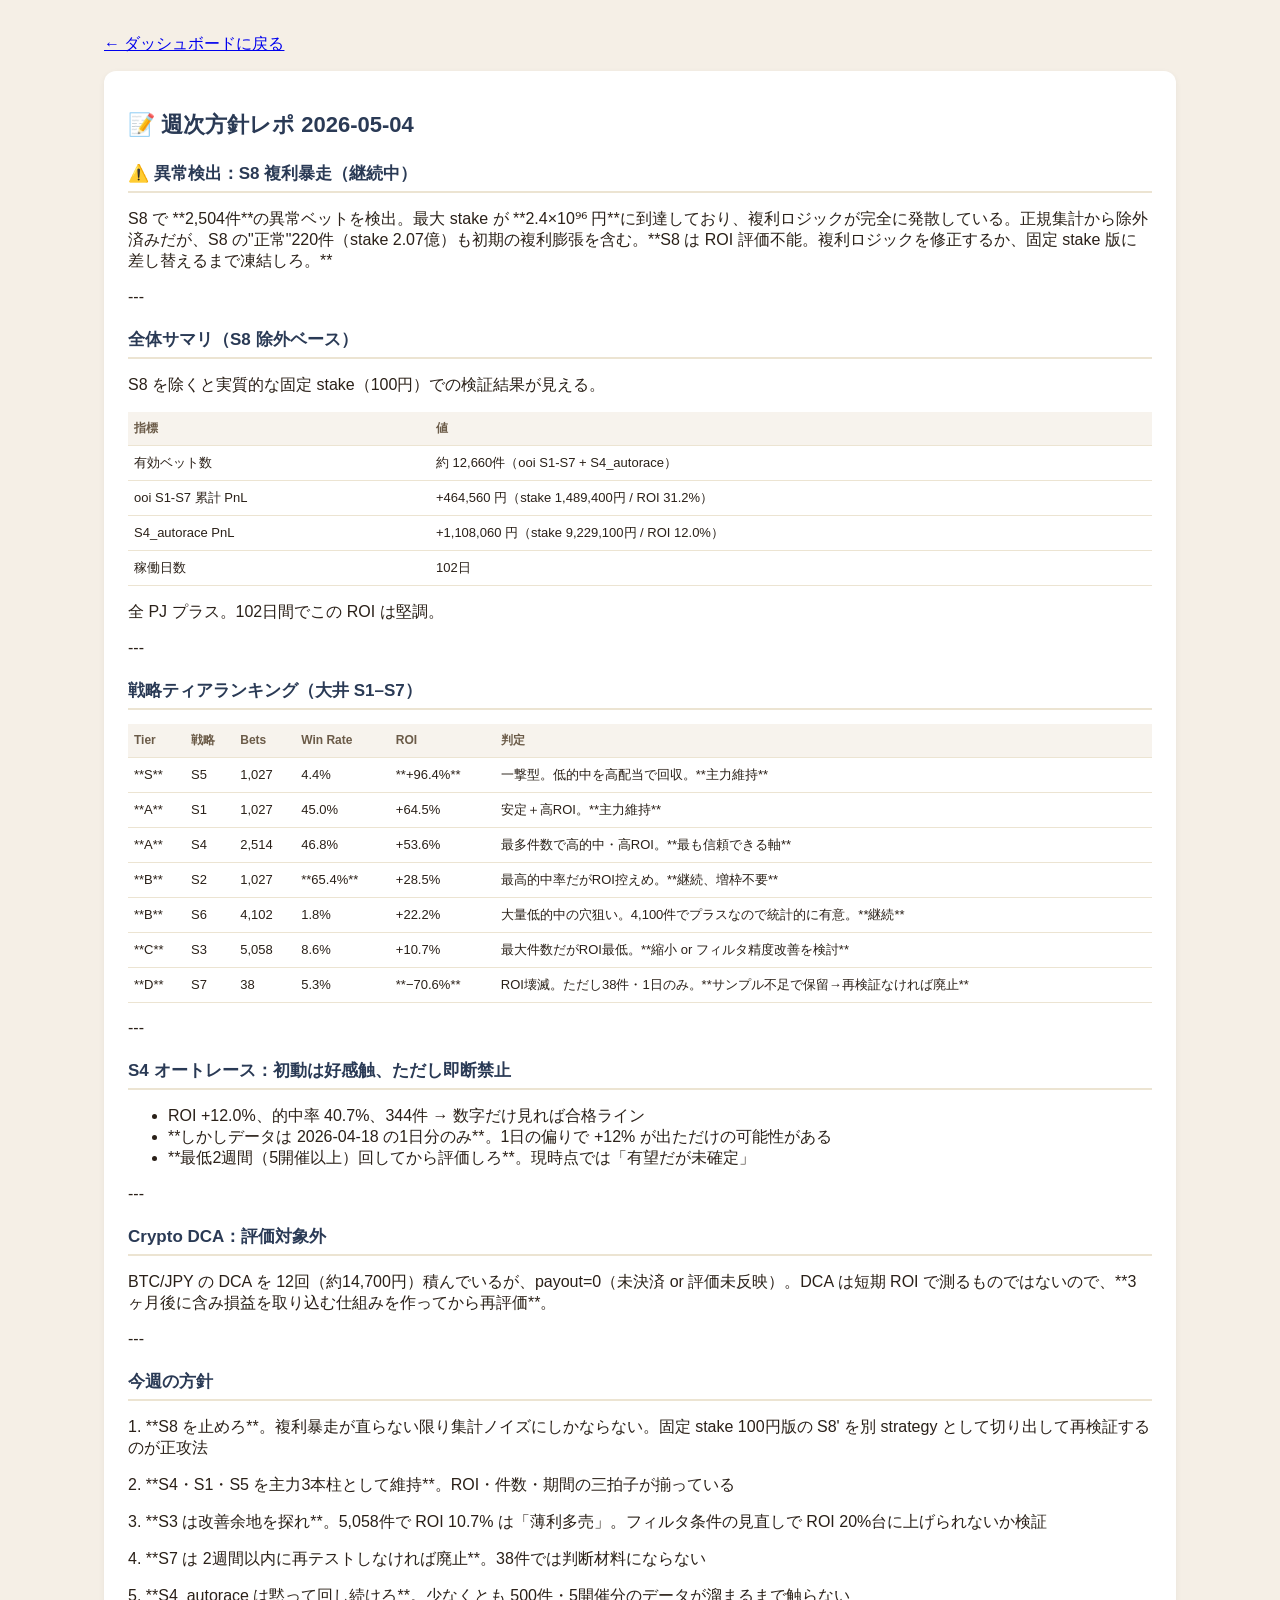
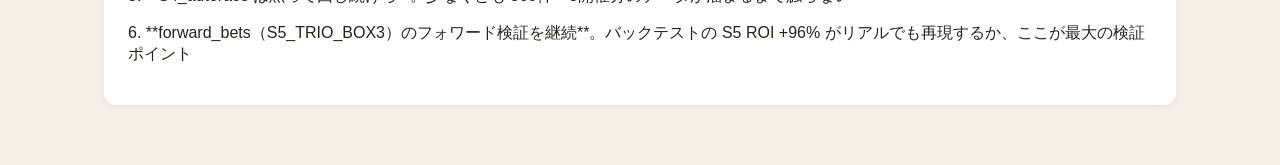
<file: docs/reports/2026-05-04.html>
<!doctype html>
<html lang="ja"><head>
<meta charset="utf-8"><meta name="viewport" content="width=device-width, initial-scale=1">
<meta name="robots" content="noindex">
<title>週次方針レポ 2026-05-04</title>
<link rel="stylesheet" href="../style.css">
<style>
.report { background:#fff; padding:24px; border-radius:12px;
  box-shadow:0 2px 6px rgba(0,0,0,0.06); }
.report h1, .report h2, .report h3 { color: #2a3a55; }
.report h1 { font-size: 22px; }
.report h2 { font-size: 17px; margin-top: 22px; padding-bottom: 6px; border-bottom: 2px solid #ece4d2;}
.report h3 { font-size: 14px; margin-top: 16px; }
.report table { font-size: 13px; }
.report code { background: #f7f3ed; padding: 1px 5px; border-radius: 3px; }
</style>
</head>
<body><div class="wrap">
<p><a href="../">← ダッシュボードに戻る</a></p>
<div class="report">
<h1>📝 週次方針レポ 2026-05-04</h1>
<h2>⚠️ 異常検出：S8 複利暴走（継続中）</h2>

<p>S8 で **2,504件**の異常ベットを検出。最大 stake が **2.4×10⁹⁶ 円**に到達しており、複利ロジックが完全に発散している。正規集計から除外済みだが、S8 の&quot;正常&quot;220件（stake 2.07億）も初期の複利膨張を含む。**S8 は ROI 評価不能。複利ロジックを修正するか、固定 stake 版に差し替えるまで凍結しろ。**</p>

<p>---</p>

<h2>全体サマリ（S8 除外ベース）</h2>

<p>S8 を除くと実質的な固定 stake（100円）での検証結果が見える。</p>

<table>
<tr><th>指標</th><th>値</th></tr>
<tr><td>有効ベット数</td><td>約 12,660件（ooi S1-S7 + S4_autorace）</td></tr>
<tr><td>ooi S1-S7 累計 PnL</td><td>+464,560 円（stake 1,489,400円 / ROI 31.2%）</td></tr>
<tr><td>S4_autorace PnL</td><td>+1,108,060 円（stake 9,229,100円 / ROI 12.0%）</td></tr>
<tr><td>稼働日数</td><td>102日</td></tr>
</table>

<p>全 PJ プラス。102日間でこの ROI は堅調。</p>

<p>---</p>

<h2>戦略ティアランキング（大井 S1–S7）</h2>

<table>
<tr><th>Tier</th><th>戦略</th><th>Bets</th><th>Win Rate</th><th>ROI</th><th>判定</th></tr>
<tr><td>**S**</td><td>S5</td><td>1,027</td><td>4.4%</td><td>**+96.4%**</td><td>一撃型。低的中を高配当で回収。**主力維持**</td></tr>
<tr><td>**A**</td><td>S1</td><td>1,027</td><td>45.0%</td><td>+64.5%</td><td>安定＋高ROI。**主力維持**</td></tr>
<tr><td>**A**</td><td>S4</td><td>2,514</td><td>46.8%</td><td>+53.6%</td><td>最多件数で高的中・高ROI。**最も信頼できる軸**</td></tr>
<tr><td>**B**</td><td>S2</td><td>1,027</td><td>**65.4%**</td><td>+28.5%</td><td>最高的中率だがROI控えめ。**継続、増枠不要**</td></tr>
<tr><td>**B**</td><td>S6</td><td>4,102</td><td>1.8%</td><td>+22.2%</td><td>大量低的中の穴狙い。4,100件でプラスなので統計的に有意。**継続**</td></tr>
<tr><td>**C**</td><td>S3</td><td>5,058</td><td>8.6%</td><td>+10.7%</td><td>最大件数だがROI最低。**縮小 or フィルタ精度改善を検討**</td></tr>
<tr><td>**D**</td><td>S7</td><td>38</td><td>5.3%</td><td>**−70.6%**</td><td>ROI壊滅。ただし38件・1日のみ。**サンプル不足で保留→再検証なければ廃止**</td></tr>
</table>

<p>---</p>

<h2>S4 オートレース：初動は好感触、ただし即断禁止</h2>

<ul>
<li>ROI +12.0%、的中率 40.7%、344件 → 数字だけ見れば合格ライン</li>
<li>**しかしデータは 2026-04-18 の1日分のみ**。1日の偏りで +12% が出ただけの可能性がある</li>
<li>**最低2週間（5開催以上）回してから評価しろ**。現時点では「有望だが未確定」</li>
</ul>

<p>---</p>

<h2>Crypto DCA：評価対象外</h2>

<p>BTC/JPY の DCA を 12回（約14,700円）積んでいるが、payout=0（未決済 or 評価未反映）。DCA は短期 ROI で測るものではないので、**3ヶ月後に含み損益を取り込む仕組みを作ってから再評価**。</p>

<p>---</p>

<h2>今週の方針</h2>

<p>1. **S8 を止めろ**。複利暴走が直らない限り集計ノイズにしかならない。固定 stake 100円版の S8&#x27; を別 strategy として切り出して再検証するのが正攻法</p>
<p>2. **S4・S1・S5 を主力3本柱として維持**。ROI・件数・期間の三拍子が揃っている</p>
<p>3. **S3 は改善余地を探れ**。5,058件で ROI 10.7% は「薄利多売」。フィルタ条件の見直しで ROI 20%台に上げられないか検証</p>
<p>4. **S7 は 2週間以内に再テストしなければ廃止**。38件では判断材料にならない</p>
<p>5. **S4_autorace は黙って回し続けろ**。少なくとも 500件・5開催分のデータが溜まるまで触らない</p>
<p>6. **forward_bets（S5_TRIO_BOX3）のフォワード検証を継続**。バックテストの S5 ROI +96% がリアルでも再現するか、ここが最大の検証ポイント</p>
</div>
</div></body></html>
</file>
<file: docs/style.css>
* { box-sizing: border-box; }
body {
  margin: 0; font-family: 'Noto Sans JP', -apple-system, sans-serif;
  background: #f5efe6; color: #2a2018;
}
.wrap { max-width: 1100px; margin: 0 auto; padding: 18px 14px 60px; }
header {
  background: linear-gradient(135deg, #2a3a55, #44607f);
  color: #fff; border-radius: 12px;
  padding: 18px 22px; margin-bottom: 14px;
  box-shadow: 0 2px 6px rgba(0,0,0,0.15);
}
header h1 { margin: 0; font-size: 22px; }
header .updated { font-size: 12px; opacity: 0.8; margin-top: 4px; }
.card {
  background: #fff; border-radius: 12px;
  padding: 18px 20px; margin-bottom: 14px;
  box-shadow: 0 2px 6px rgba(0,0,0,0.06);
}
.card h2 { margin: 0 0 12px; font-size: 16px; color: #2a3a55; }
.card.warn { background: #fff7e6; border-left: 4px solid #d97a1a; }
.kpi-grid {
  display: grid; grid-template-columns: repeat(auto-fit, minmax(150px, 1fr));
  gap: 12px;
}
.kpi-cell { padding: 8px 4px; }
.kpi-cell .label { font-size: 11px; color: #6b5b48; }
.kpi-cell .big { font-size: 26px; font-weight: 800; margin-top: 2px; }
.kpi-cell .num { font-size: 17px; font-weight: 700; margin-top: 2px; }
.pos { color: #1f8a5b; }
.neg { color: #c8423b; }
.pj-grid {
  display: grid; grid-template-columns: repeat(auto-fit, minmax(200px, 1fr));
  gap: 12px;
}
.pj-card {
  background: #faf6ee; border-radius: 8px; padding: 12px 14px;
  border: 1px solid #e8dfca;
}
.pj-card h3 { margin: 0 0 6px; font-size: 14px; color: #2a3a55; }
.pj-pnl { font-size: 22px; font-weight: 800; }
.pj-roi { font-size: 13px; font-weight: 700; }
.pj-meta { font-size: 11px; color: #6b5b48; margin-top: 6px; line-height: 1.5; }
.dim { color: #8a7a64; }
table { width: 100%; border-collapse: collapse; font-size: 13px; }
th, td { padding: 8px 6px; border-bottom: 1px solid #ece4d2; vertical-align: middle; }
th { text-align: left; background: #f7f3ed; font-size: 12px; color: #6b5b48; }
td.num { text-align: right; font-variant-numeric: tabular-nums; }
td.chart { width: 320px; }
.pj-tag {
  display: inline-block; background: #2a3a55; color: #fff;
  padding: 2px 7px; border-radius: 99px; font-size: 11px; font-weight: 700;
}
.hint { font-size: 11px; color: #8a7a64; margin: 8px 0 0; }
.reports { margin: 0; padding: 0 0 0 18px; }
.reports li { margin-bottom: 6px; font-size: 14px; }
.reports a { color: #2a3a55; text-decoration: none; font-weight: 600; }
.reports a:hover { text-decoration: underline; }
footer { text-align: center; font-size: 11px; color: #8a7a64; margin-top: 24px; }
.card.forward {
  border-left: 4px solid #2a3a55;
  background: linear-gradient(180deg, #fff 0%, #f3f6fb 100%);
}
.card.forward h2 { color: #2a3a55; }
.card.forward h3.sub {
  font-size: 13px; color: #44607f; margin: 18px 0 6px;
  padding-bottom: 4px; border-bottom: 1px dashed #c8d1e0;
}
.card.forward .kpi-grid { margin-bottom: 8px; }
tr.unsettled td { background: #fff8d6; }
.badge {
  display: inline-block; background: #d97a1a; color: #fff;
  padding: 1px 7px; border-radius: 99px; font-size: 11px; font-weight: 700;
}
@media (max-width: 700px) {
  td.chart { display: none; }
}
</file>
